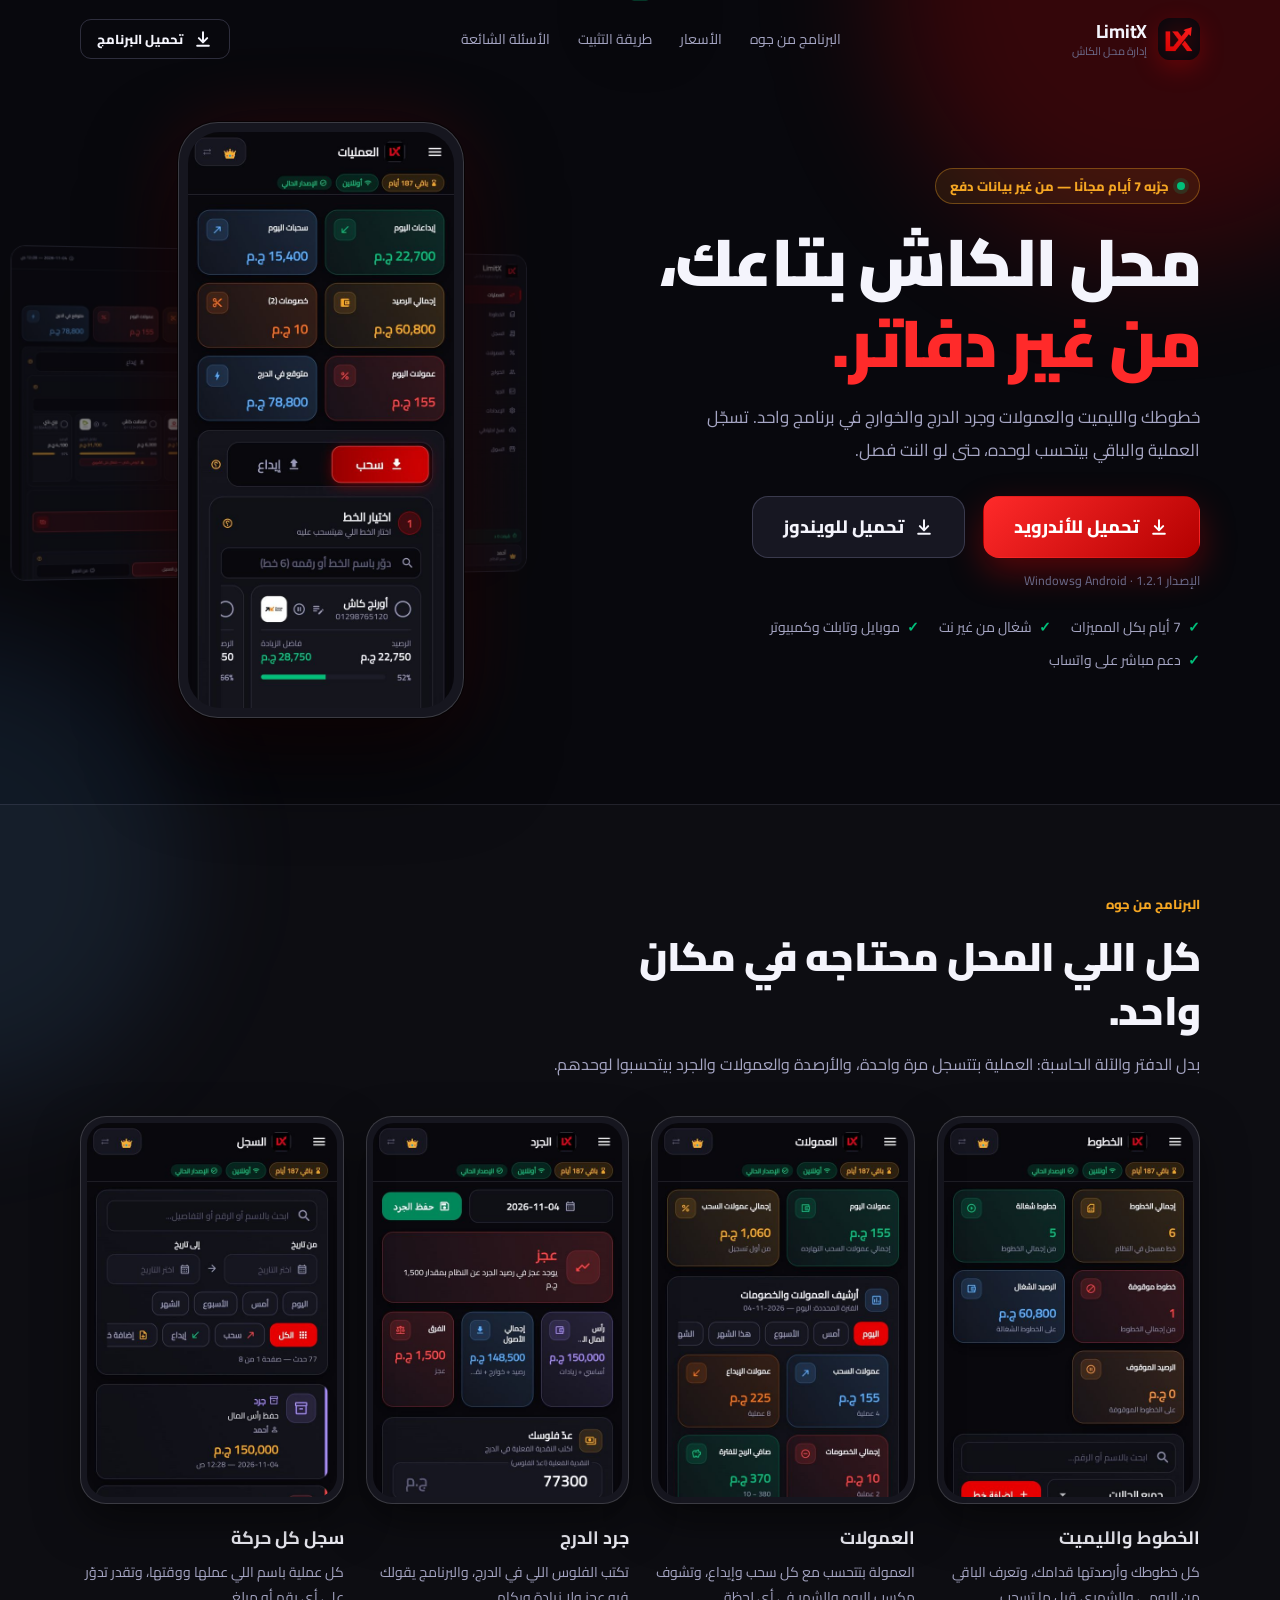
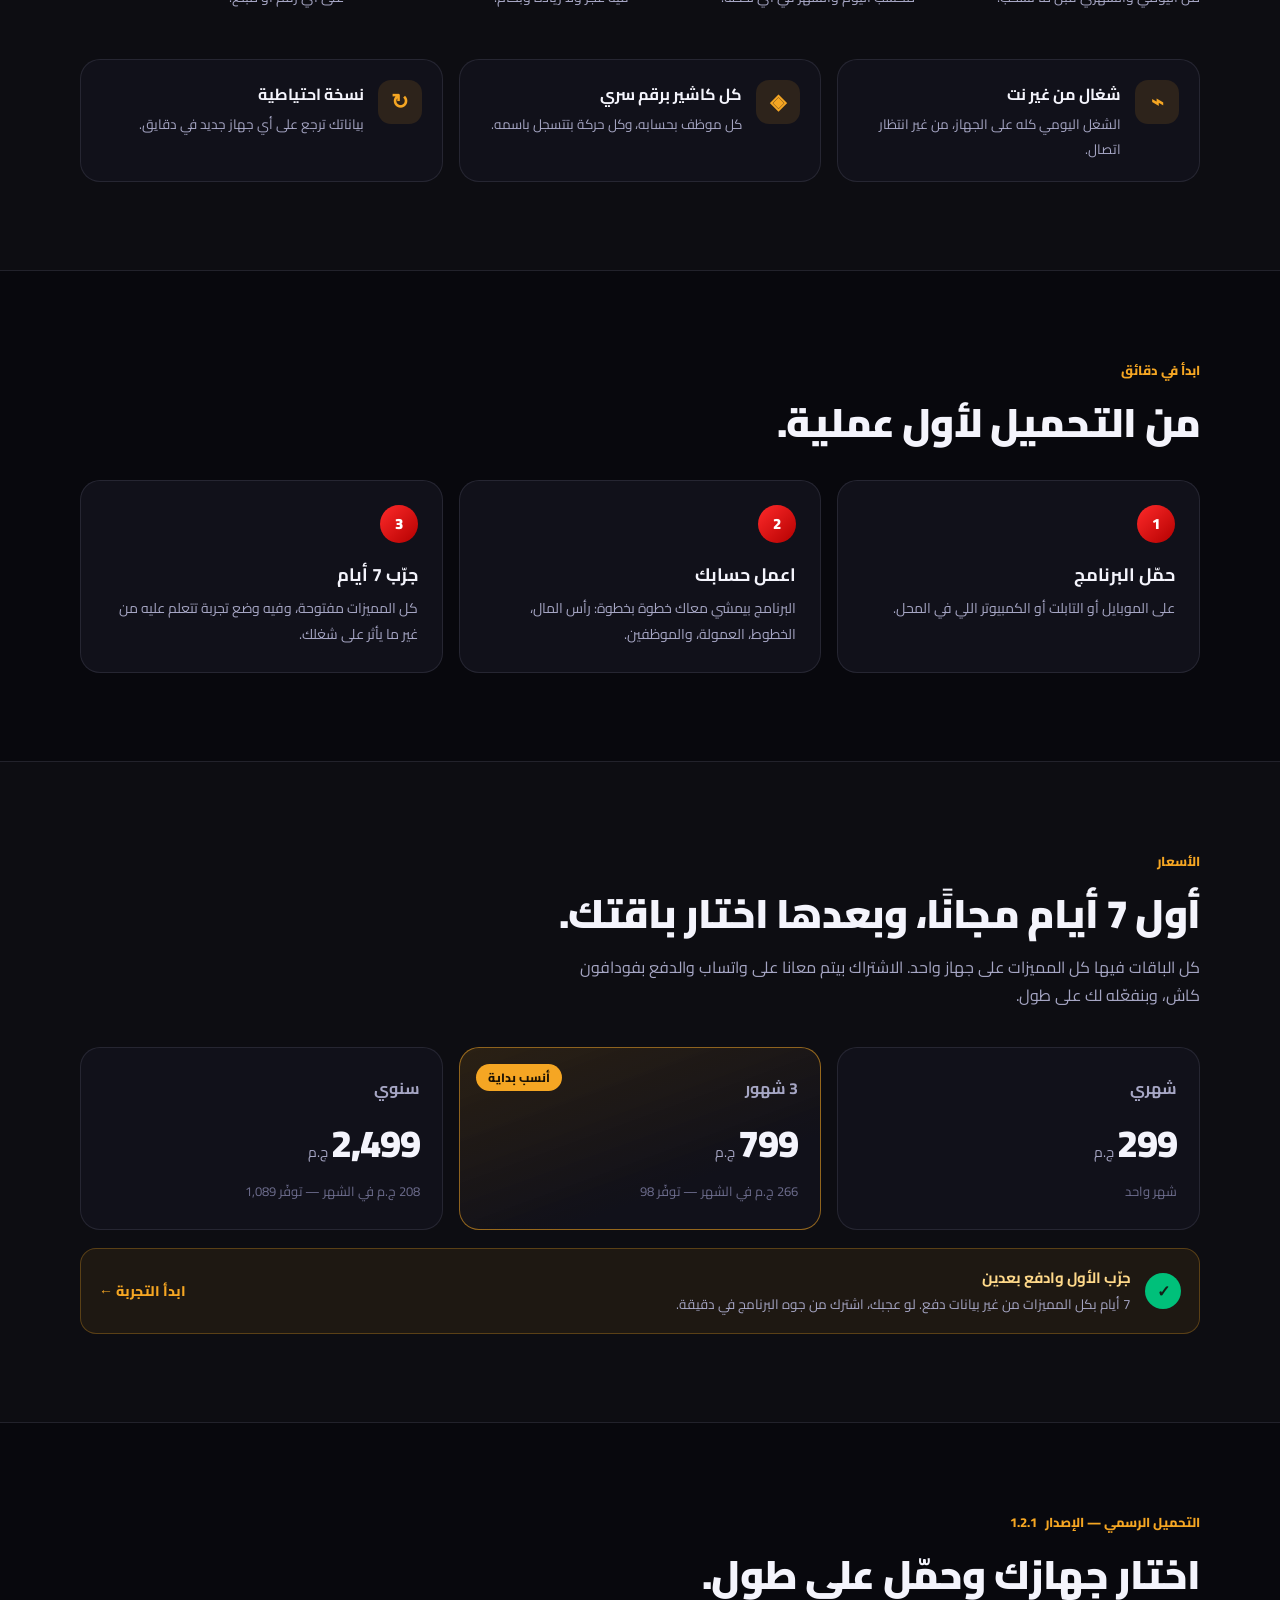
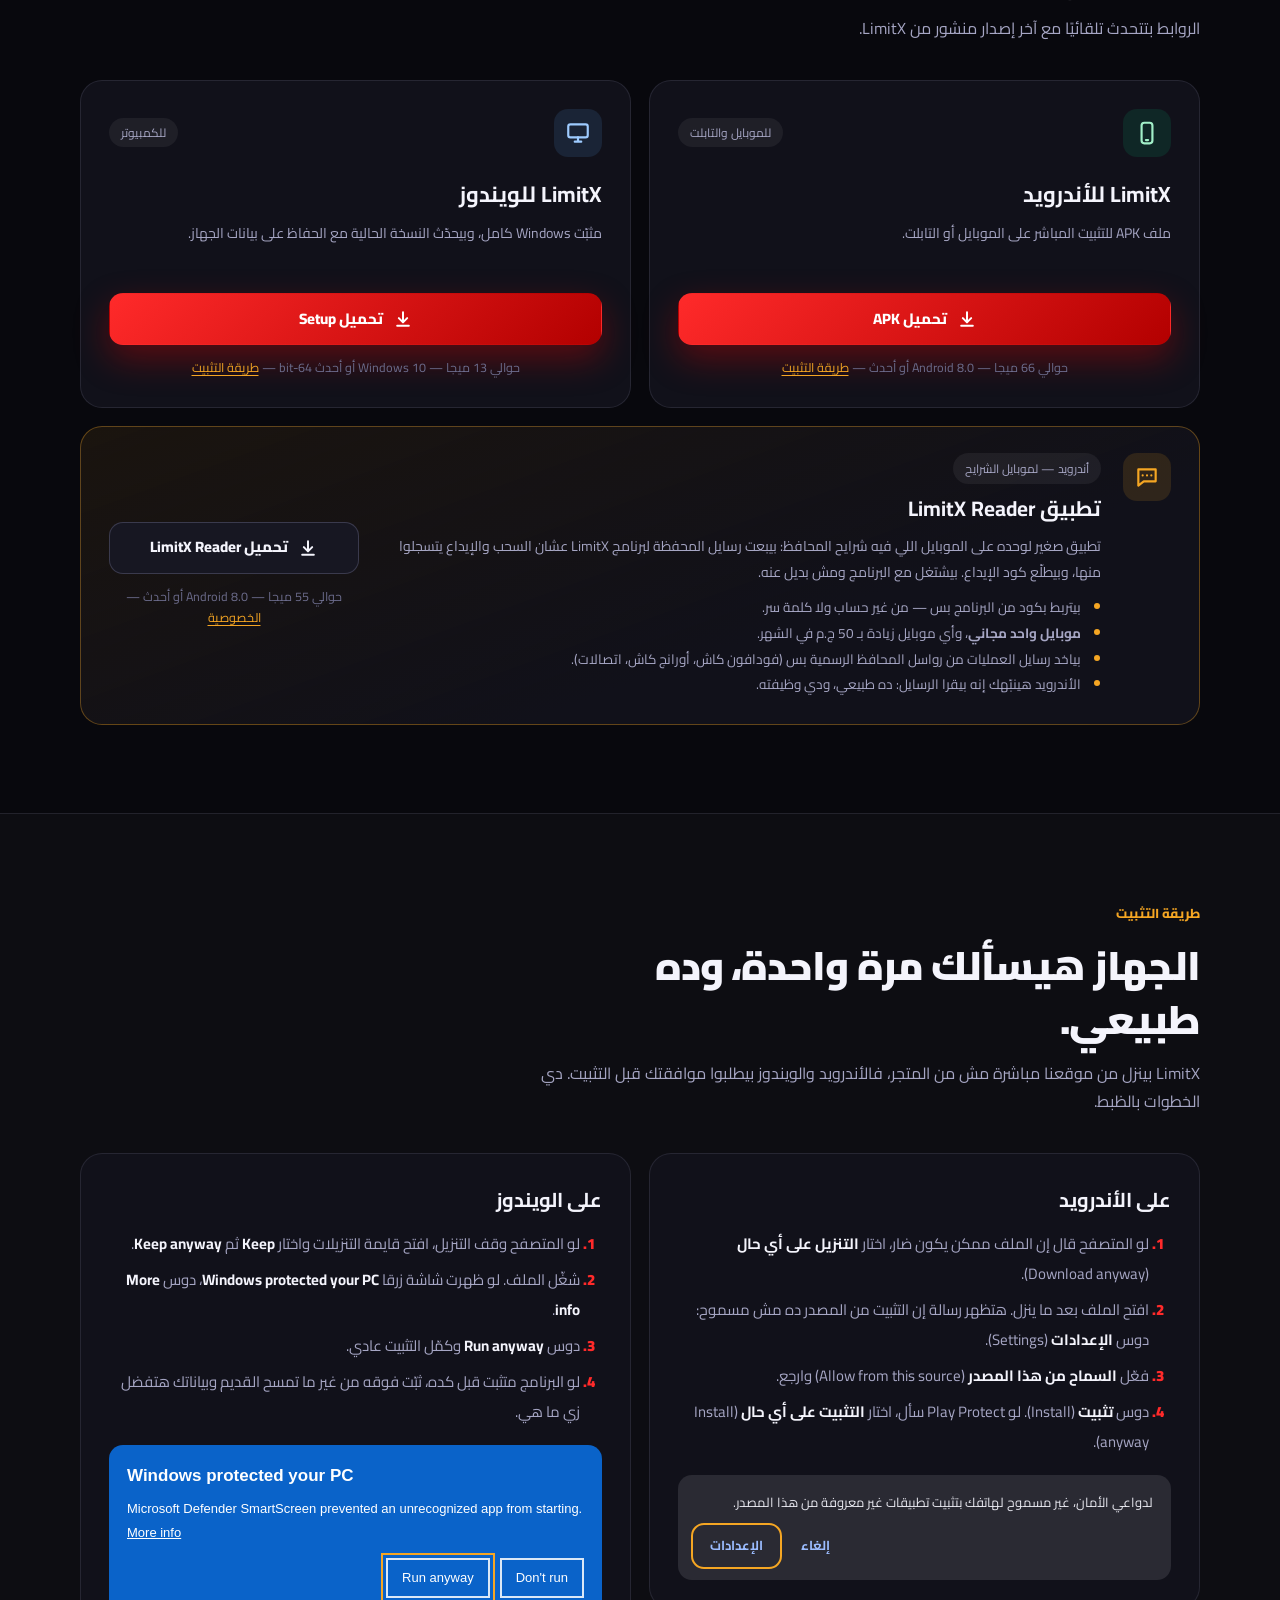
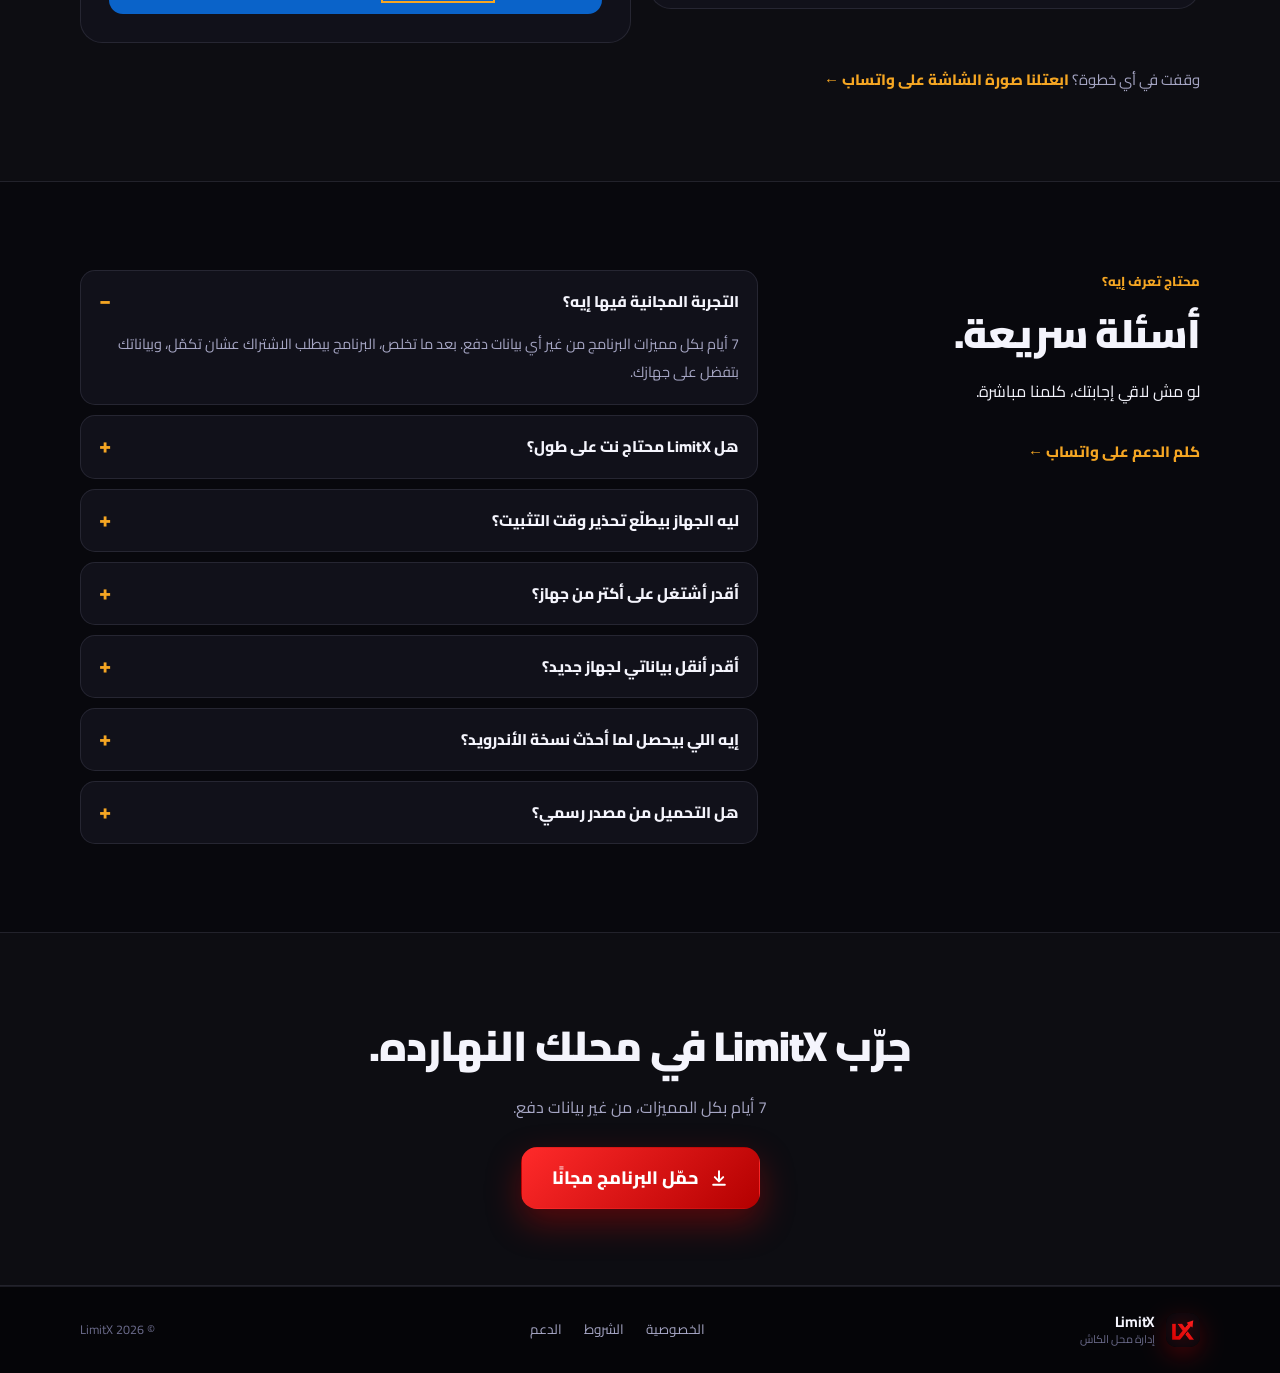
<file: index.html>
<!doctype html>
<html lang="ar" dir="rtl">
  <head>
    <meta charset="utf-8" />
    <meta name="viewport" content="width=device-width, initial-scale=1" />
    <meta name="theme-color" content="#08080d" />
    <meta
      name="description"
      content="LimitX برنامج إدارة محل الكاش: الخطوط والليميت والعمولات والجرد والخوارج على Android وWindows. حمّله وجرّبه 7 أيام مجانًا."
    />
    <meta property="og:title" content="LimitX | إدارة محل الكاش من غير دفاتر" />
    <meta
      property="og:description"
      content="خطوطك وعمولاتك وجرد الدرج في برنامج واحد شغال من غير نت. حمّله وجرّبه 7 أيام مجانًا."
    />
    <meta property="og:type" content="website" />
    <meta property="og:image" content="https://dawoodalaa.github.io/LimitX-site/assets/limitx-icon.png" />
    <title>LimitX | برنامج إدارة محل الكاش</title>
    <link rel="icon" href="assets/limitx-icon.png" />
    <link rel="preconnect" href="https://fonts.googleapis.com" />
    <link rel="preconnect" href="https://fonts.gstatic.com" crossorigin />
    <link rel="stylesheet" href="styles.css?v=7" />
  </head>
  <body>
    <svg width="0" height="0" style="position:absolute" aria-hidden="true">
      <symbol id="i-download" viewBox="0 0 24 24" fill="none" stroke="currentColor" stroke-width="2.4" stroke-linecap="round" stroke-linejoin="round"><path d="M12 4v11" /><path d="m7 11 5 5 5-5" /><path d="M5 20h14" /></symbol>
      <symbol id="i-phone" viewBox="0 0 24 24" fill="none" stroke="currentColor" stroke-width="2" stroke-linecap="round" stroke-linejoin="round"><rect x="7" y="2.5" width="10" height="19" rx="2.5" /><path d="M11 18.5h2" /></symbol>
      <symbol id="i-sms" viewBox="0 0 24 24" fill="none" stroke="currentColor" stroke-width="2" stroke-linecap="round" stroke-linejoin="round"><path d="M4 5h16v11H9l-5 4z" /><path d="M8 10.5h.01M12 10.5h.01M16 10.5h.01" /></symbol>
      <symbol id="i-desktop" viewBox="0 0 24 24" fill="none" stroke="currentColor" stroke-width="2" stroke-linecap="round" stroke-linejoin="round"><rect x="3" y="4" width="18" height="12" rx="2" /><path d="M9 20h6M12 16v4" /></symbol>
    </svg>

    <div class="page-glow page-glow-one"></div>
    <div class="page-glow page-glow-two"></div>

    <header class="site-header container">
      <a class="brand" href="#top" aria-label="LimitX - الصفحة الرئيسية">
        <span class="brand-mark"><img src="assets/limitx-icon.png" alt="" width="42" height="42" /></span>
        <span>
          <strong>LimitX</strong>
          <small>إدارة محل الكاش</small>
        </span>
      </a>
      <nav class="main-nav" aria-label="التنقل الرئيسي">
        <a href="#screens">البرنامج من جوه</a>
        <a href="#pricing">الأسعار</a>
        <a href="#install">طريقة التثبيت</a>
        <a href="#faq">الأسئلة الشائعة</a>
      </nav>
      <a class="button button-small button-outline" href="#download" data-dl="auto" data-short="1"><svg class="dl-icon"><use href="#i-download" /></svg><span data-label>تحميل البرنامج</span></a>
    </header>

    <main id="top">
      <section class="hero container">
        <div class="hero-copy">
          <p class="pill"><span class="status-dot"></span> جرّبه 7 أيام مجانًا — من غير بيانات دفع</p>
          <h1>محل الكاش بتاعك،<br /><em>من غير دفاتر.</em></h1>
          <p class="hero-lead">
            خطوطك والليميت والعمولات وجرد الدرج والخوارج في برنامج واحد.
            تسجّل العملية والباقي بيتحسب لوحده، حتى لو النت فصل.
          </p>

          <div id="hero-cta" class="hero-cta">
            <a id="hero-android" class="button button-primary button-big" href="#download" data-dl="android"><svg class="dl-icon"><use href="#i-download" /></svg><span data-label>تحميل للأندرويد</span></a>
            <a id="hero-windows" class="button button-secondary button-big" href="#download" data-dl="windows"><svg class="dl-icon"><use href="#i-download" /></svg><span data-label>تحميل للويندوز</span></a>
          </div>
          <p id="hero-meta" class="hero-meta">Android وWindows</p>

          <div id="inapp-note" class="notice" hidden>
            <span><strong>التحميل ممكن ما يشتغلش من جوه فيسبوك أو إنستجرام.</strong> افتح الصفحة في Chrome وحمّل من هناك.</span>
            <a id="open-in-chrome" class="button button-small button-outline" href="#download">افتح في Chrome</a>
          </div>
          <div id="ios-note" class="notice" hidden>
            <span><strong>LimitX شغال على أندرويد وويندوز.</strong> ابعت الرابط لنفسك وافتحه على جهاز المحل.</span>
            <a id="share-whatsapp" class="button button-small button-outline" href="https://wa.me/" target="_blank" rel="noopener">ابعت الرابط على واتساب</a>
          </div>
          <div id="app-update-context" class="update-context" hidden>
            <strong>جاي من داخل التطبيق؟</strong>
            <span>احفظ نسخة احتياطية قبل تحديث Android، ثم ثبّت النسخة الجديدة.</span>
          </div>

          <ul class="hero-points">
            <li>7 أيام بكل المميزات</li>
            <li>شغال من غير نت</li>
            <li>موبايل وتابلت وكمبيوتر</li>
            <li>دعم مباشر على واتساب</li>
          </ul>
        </div>

        <div class="hero-visual" aria-hidden="true">
          <img class="desk-shot" src="assets/shot-desktop.jpg" alt="" width="1200" height="750" />
          <div class="phone"><img src="assets/shot-ops.jpg" alt="" width="600" height="1298" /></div>
        </div>
      </section>

      <section id="screens" class="section section-muted">
        <div class="container">
          <div class="section-heading">
            <p class="eyebrow">البرنامج من جوه</p>
            <h2>كل اللي المحل محتاجه في مكان واحد.</h2>
            <p>بدل الدفتر والآلة الحاسبة: العملية بتتسجل مرة واحدة، والأرصدة والعمولات والجرد بيتحسبوا لوحدهم.</p>
          </div>
          <div class="screens">
            <article class="screen-card">
              <div class="phone phone-small"><img src="assets/shot-limits.jpg" alt="شاشة الخطوط والليميت في LimitX" width="560" height="840" loading="lazy" /></div>
              <h3>الخطوط والليميت</h3>
              <p>كل خطوطك وأرصدتها قدامك، وتعرف الباقي من اليومي والشهري قبل ما تسحب.</p>
            </article>
            <article class="screen-card">
              <div class="phone phone-small"><img src="assets/shot-fees.jpg" alt="شاشة العمولات في LimitX" width="560" height="840" loading="lazy" /></div>
              <h3>العمولات</h3>
              <p>العمولة بتتحسب مع كل سحب وإيداع، وتشوف مكسب اليوم والشهر في أي لحظة.</p>
            </article>
            <article class="screen-card">
              <div class="phone phone-small"><img src="assets/shot-jard.jpg" alt="شاشة الجرد في LimitX" width="560" height="840" loading="lazy" /></div>
              <h3>جرد الدرج</h3>
              <p>تكتب الفلوس اللي في الدرج، والبرنامج يقولك فيه عجز ولا زيادة وبكام.</p>
            </article>
            <article class="screen-card">
              <div class="phone phone-small"><img src="assets/shot-log.jpg" alt="سجل العمليات في LimitX" width="560" height="840" loading="lazy" /></div>
              <h3>سجل كل حركة</h3>
              <p>كل عملية باسم اللي عملها ووقتها، وتقدر تدوّر على أي رقم أو مبلغ.</p>
            </article>
          </div>
          <div class="benefits">
            <article class="card benefit"><span class="benefit-icon">⌁</span><div><h3>شغال من غير نت</h3><p>الشغل اليومي كله على الجهاز، من غير انتظار اتصال.</p></div></article>
            <article class="card benefit"><span class="benefit-icon">◈</span><div><h3>كل كاشير برقم سري</h3><p>كل موظف بحسابه، وكل حركة بتتسجل باسمه.</p></div></article>
            <article class="card benefit"><span class="benefit-icon">↻</span><div><h3>نسخة احتياطية</h3><p>بياناتك ترجع على أي جهاز جديد في دقايق.</p></div></article>
          </div>
        </div>
      </section>

      <section id="how-it-works" class="section container">
        <div class="section-heading compact-heading">
          <p class="eyebrow">ابدأ في دقائق</p>
          <h2>من التحميل لأول عملية.</h2>
        </div>
        <div class="steps-grid">
          <article class="step-card"><span>1</span><h3>حمّل البرنامج</h3><p>على الموبايل أو التابلت أو الكمبيوتر اللي في المحل.</p></article>
          <article class="step-card"><span>2</span><h3>اعمل حسابك</h3><p>البرنامج بيمشي معاك خطوة بخطوة: رأس المال، الخطوط، العمولة، والموظفين.</p></article>
          <article class="step-card"><span>3</span><h3>جرّب 7 أيام</h3><p>كل المميزات مفتوحة، وفيه وضع تجربة تتعلم عليه من غير ما يأثر على شغلك.</p></article>
        </div>
      </section>

      <section id="pricing" class="section section-muted">
        <div class="container">
          <div class="section-heading">
            <p class="eyebrow">الأسعار</p>
            <h2>أول 7 أيام مجانًا، وبعدها اختار باقتك.</h2>
            <p>كل الباقات فيها كل المميزات على جهاز واحد. الاشتراك بيتم معانا على واتساب والدفع بفودافون كاش، وبنفعّله لك على طول.</p>
          </div>
          <div class="price-grid">
            <article class="price-card">
              <h3>شهري</h3>
              <p class="price"><b>299</b> ج.م</p>
              <p class="price-note">شهر واحد</p>
            </article>
            <article class="price-card price-card-best">
              <span class="price-tag">أنسب بداية</span>
              <h3>3 شهور</h3>
              <p class="price"><b>799</b> ج.م</p>
              <p class="price-note">266 ج.م في الشهر — توفّر 98</p>
            </article>
            <article class="price-card">
              <h3>سنوي</h3>
              <p class="price"><b>2,499</b> ج.م</p>
              <p class="price-note">208 ج.م في الشهر — توفّر 1,089</p>
            </article>
          </div>
          <div class="callout">
            <span class="callout-icon">✓</span>
            <div><strong>جرّب الأول وادفع بعدين</strong><p>7 أيام بكل المميزات من غير بيانات دفع. لو عجبك، اشترك من جوه البرنامج في دقيقة.</p></div>
            <a href="#download" data-dl="auto" data-short="1"><span data-label>ابدأ التجربة</span> ←</a>
          </div>
        </div>
      </section>

      <section id="download" class="section container">
        <div class="section-heading">
          <p class="eyebrow">التحميل الرسمي — الإصدار <span data-version>1.2.1</span></p>
          <h2>اختار جهازك وحمّل على طول.</h2>
          <p>الروابط بتتحدث تلقائيًا مع آخر إصدار منشور من LimitX.</p>
        </div>
        <div class="download-grid">
          <article class="download-card" data-platform-card="android">
            <div class="download-card-top"><span class="platform-icon"><svg><use href="#i-phone" /></svg></span><span class="platform-tag">للموبايل والتابلت</span></div>
            <h3>LimitX للأندرويد</h3>
            <p>ملف APK للتثبيت المباشر على الموبايل أو التابلت.</p>
            <a id="download-android" class="button button-primary button-wide" href="https://github.com/DawoodAlaa/limitx-releases/releases/download/v1.2.1/LimitX-App-1.2.1.apk" data-dl="android"><svg class="dl-icon"><use href="#i-download" /></svg>تحميل APK</a>
            <small>حوالي 66 ميجا — Android 8.0 أو أحدث — <a class="inline-link" href="#install-android">طريقة التثبيت</a></small>
          </article>
          <article class="download-card" data-platform-card="windows">
            <div class="download-card-top"><span class="platform-icon"><svg><use href="#i-desktop" /></svg></span><span class="platform-tag">للكمبيوتر</span></div>
            <h3>LimitX للويندوز</h3>
            <p>مثبّت Windows كامل، وبيحدّث النسخة الحالية مع الحفاظ على بيانات الجهاز.</p>
            <a id="download-windows" class="button button-primary button-wide" href="https://github.com/DawoodAlaa/limitx-releases/releases/download/v1.2.1/LimitX-Setup.exe" data-dl="windows"><svg class="dl-icon"><use href="#i-download" /></svg>تحميل Setup</a>
            <small>حوالي 13 ميجا — Windows 10 أو أحدث 64-bit — <a class="inline-link" href="#install-windows">طريقة التثبيت</a></small>
          </article>
        </div>

        <article id="reader" class="reader-card">
          <span class="platform-icon"><svg><use href="#i-sms" /></svg></span>
          <div class="reader-body">
            <span class="platform-tag">أندرويد — لموبايل الشرايح</span>
            <h3>تطبيق LimitX Reader</h3>
            <p>تطبيق صغير لوحده على الموبايل اللي فيه شرايح المحافظ: بيبعت رسايل المحفظة لبرنامج LimitX عشان السحب والإيداع يتسجلوا منها، وبيطلّع كود الإيداع. بيشتغل مع البرنامج ومش بديل عنه.</p>
            <ul>
              <li>بيتربط بكود من البرنامج بس — من غير حساب ولا كلمة سر.</li>
              <li><b>موبايل واحد مجاني</b>، وأي موبايل زيادة بـ 50 ج.م في الشهر.</li>
              <li>بياخد رسايل العمليات من رواسل المحافظ الرسمية بس (فودافون كاش، أورانج كاش، اتصالات).</li>
              <li>الأندرويد هينبّهك إنه بيقرا الرسايل: ده طبيعي، ودي وظيفته.</li>
            </ul>
          </div>
          <div class="reader-action">
            <a id="download-reader" class="button button-secondary button-wide" href="https://github.com/DawoodAlaa/limitx-releases/releases/latest/download/LimitX-Reader.apk" data-dl="reader"><svg class="dl-icon"><use href="#i-download" /></svg>تحميل LimitX Reader</a>
            <small>حوالي 55 ميجا — Android 8.0 أو أحدث — <a class="inline-link" href="privacy.html#sms">الخصوصية</a></small>
          </div>
        </article>
      </section>

      <section id="install" class="section section-muted">
        <div class="container">
          <div class="section-heading">
            <p class="eyebrow">طريقة التثبيت</p>
            <h2>الجهاز هيسألك مرة واحدة، وده طبيعي.</h2>
            <p>LimitX بينزل من موقعنا مباشرة مش من المتجر، فالأندرويد والويندوز بيطلبوا موافقتك قبل التثبيت. دي الخطوات بالظبط.</p>
          </div>
          <div class="install-grid">
            <article id="install-android" class="install-card">
              <h3>على الأندرويد</h3>
              <ol>
                <li>لو المتصفح قال إن الملف ممكن يكون ضار، اختار <b>التنزيل على أي حال</b> (Download anyway).</li>
                <li>افتح الملف بعد ما ينزل. هتظهر رسالة إن التثبيت من المصدر ده مش مسموح: دوس <b>الإعدادات</b> (Settings).</li>
                <li>فعّل <b>السماح من هذا المصدر</b> (Allow from this source) وارجع.</li>
                <li>دوس <b>تثبيت</b> (Install). لو Play Protect سأل، اختار <b>التثبيت على أي حال</b> (Install anyway).</li>
              </ol>
              <div class="mock mock-android" aria-hidden="true">
                <p>لدواعي الأمان، غير مسموح لهاتفك بتثبيت تطبيقات غير معروفة من هذا المصدر.</p>
                <div class="mock-actions"><span>إلغاء</span><span class="mock-go">الإعدادات</span></div>
              </div>
            </article>
            <article id="install-windows" class="install-card">
              <h3>على الويندوز</h3>
              <ol>
                <li>لو المتصفح وقف التنزيل، افتح قايمة التنزيلات واختار <b>Keep</b> ثم <b>Keep anyway</b>.</li>
                <li>شغّل الملف. لو ظهرت شاشة زرقا <b>Windows protected your PC</b>، دوس <b>More info</b>.</li>
                <li>دوس <b>Run anyway</b> وكمّل التثبيت عادي.</li>
                <li>لو البرنامج متثبت قبل كده، ثبّت فوقه من غير ما تمسح القديم وبياناتك هتفضل زي ما هي.</li>
              </ol>
              <div class="mock mock-windows" aria-hidden="true" dir="ltr">
                <strong>Windows protected your PC</strong>
                <p>Microsoft Defender SmartScreen prevented an unrecognized app from starting. <u>More info</u></p>
                <div class="mock-actions"><span class="mock-go">Run anyway</span><span>Don't run</span></div>
              </div>
            </article>
          </div>
          <p class="install-help">وقفت في أي خطوة؟ <a class="text-link" href="https://wa.me/201002010877" target="_blank" rel="noopener">ابعتلنا صورة الشاشة على واتساب ←</a></p>
        </div>
      </section>

      <section id="faq" class="section container">
        <div class="faq-layout">
          <div class="section-heading compact-heading"><p class="eyebrow">محتاج تعرف إيه؟</p><h2>أسئلة سريعة.</h2><p>لو مش لاقي إجابتك، كلمنا مباشرة.</p><a class="text-link" href="https://wa.me/201002010877" target="_blank" rel="noopener">كلم الدعم على واتساب ←</a></div>
          <div class="faq-list">
            <details open><summary>التجربة المجانية فيها إيه؟</summary><p>7 أيام بكل مميزات البرنامج من غير أي بيانات دفع. بعد ما تخلص، البرنامج بيطلب الاشتراك عشان تكمّل، وبياناتك بتفضل على جهازك.</p></details>
            <details><summary>هل LimitX محتاج نت على طول؟</summary><p>لا. الشغل اليومي والبيانات على الجهاز وبيشتغلوا من غير نت. البرنامج محتاج اتصال كل فترة بس عشان يتأكد من الاشتراك.</p></details>
            <details><summary>ليه الجهاز بيطلّع تحذير وقت التثبيت؟</summary><p>لأن البرنامج بينزل من موقعنا مباشرة مش من متجر التطبيقات، وأي برنامج بالشكل ده بيظهرله نفس السؤال. الخطوات مشروحة في <a class="inline-link" href="#install">طريقة التثبيت</a>.</p></details>
            <details><summary>أقدر أشتغل على أكتر من جهاز؟</summary><p>الاشتراك لجهاز واحد. تقدر تنقل شغلك لجهاز جديد في أي وقت بالنسخة الاحتياطية.</p></details>
            <details><summary>أقدر أنقل بياناتي لجهاز جديد؟</summary><p>أيوه. استخدم النسخة السحابية أو صدّر ملف من شاشة النسخ الاحتياطي، واسترجعه بعد تسجيل الدخول على الجهاز الجديد.</p></details>
            <details><summary>إيه اللي بيحصل لما أحدّث نسخة الأندرويد؟</summary><p>البرنامج بيحفظ نسخة أمان قبل ما يفتح التحديث. لو بتنقل من نسخة قديمة جدًا، احفظ النسخة برّه البرنامج في Files أو Drive، وبعدين ثبّت النسخة الجديدة واسترجع بياناتك.</p></details>
            <details><summary>هل التحميل من مصدر رسمي؟</summary><p>أيوه. الصفحة دي بتقرأ رقم الإصدار من سيرفر LimitX وبتوديك على ملفات الإصدار الرسمية.</p></details>
          </div>
        </div>
      </section>

      <section class="final-cta section-muted">
        <div class="container">
          <h2>جرّب LimitX في محلك النهارده.</h2>
          <p>7 أيام بكل المميزات، من غير بيانات دفع.</p>
          <a class="button button-primary button-big" href="#download" data-dl="auto"><svg class="dl-icon"><use href="#i-download" /></svg><span data-label>حمّل البرنامج مجانًا</span></a>
        </div>
      </section>
    </main>

    <footer class="site-footer">
      <div class="container footer-inner">
        <a class="brand" href="#top"><span class="brand-mark"><img src="assets/limitx-icon.png" alt="" width="34" height="34" /></span><span><strong>LimitX</strong><small>إدارة محل الكاش</small></span></a>
        <div class="footer-links"><a href="privacy.html">الخصوصية</a><a href="terms.html">الشروط</a><a href="https://wa.me/201002010877" target="_blank" rel="noopener">الدعم</a></div>
        <span class="copyright">© 2026 LimitX</span>
      </div>
    </footer>

    <div id="sticky-cta" class="sticky-cta">
      <a class="button button-primary button-wide" href="#download" data-dl="auto"><svg class="dl-icon"><use href="#i-download" /></svg><span data-label>حمّل البرنامج مجانًا</span></a>
    </div>
    <div id="toast" class="toast" role="status" aria-live="polite"></div>
    <script src="app.js?v=9" defer></script>
  </body>
</html>
</file>
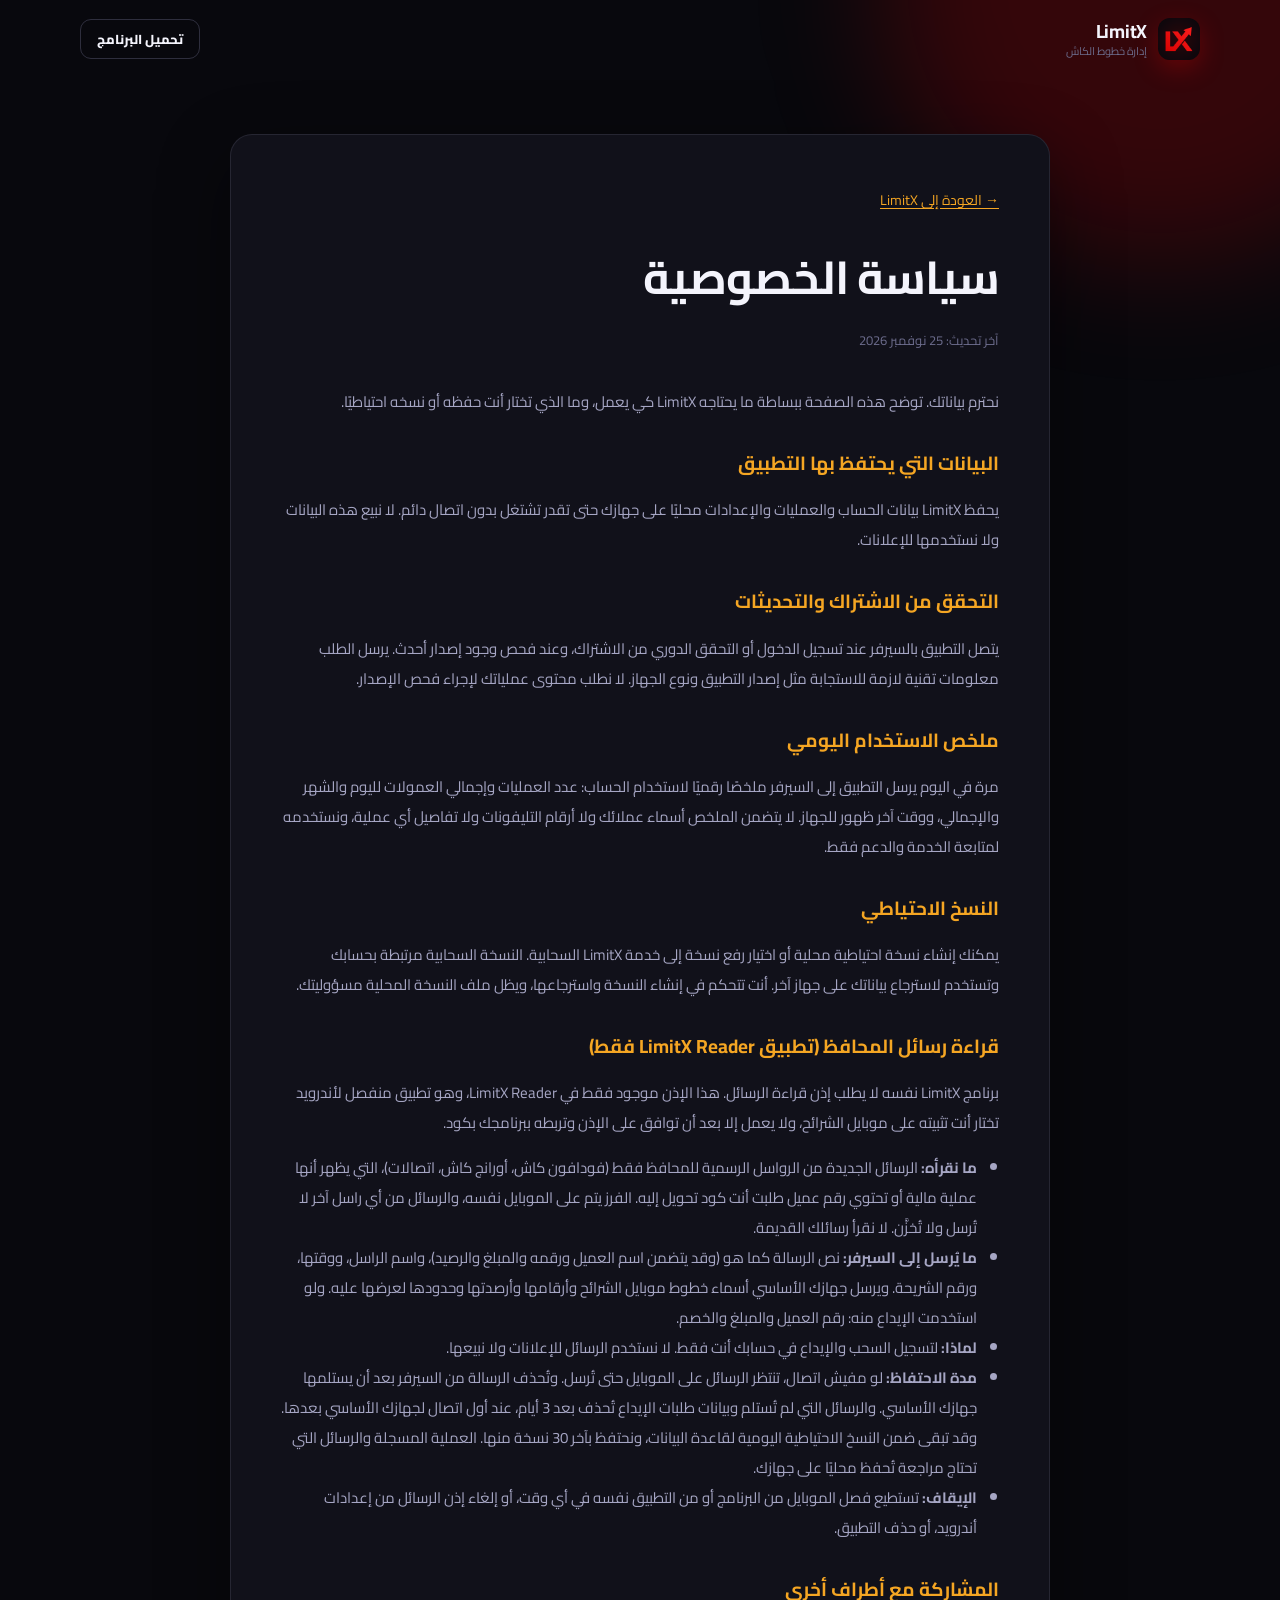
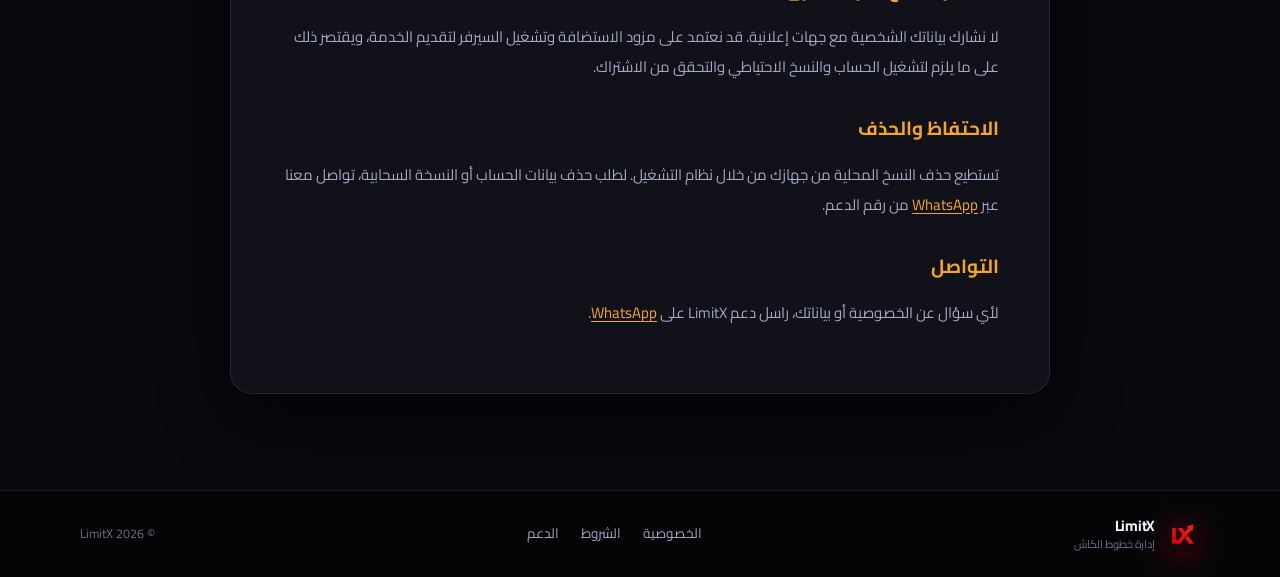
<file: privacy.html>
<!doctype html>
<html lang="ar" dir="rtl">
  <head>
    <meta charset="utf-8" />
    <meta name="viewport" content="width=device-width, initial-scale=1" />
    <meta name="theme-color" content="#101827" />
    <meta name="description" content="سياسة خصوصية LimitX." />
    <title>الخصوصية | LimitX</title>
    <link rel="icon" href="assets/limitx-icon.png" />
    <link rel="stylesheet" href="styles.css" />
  </head>
  <body>
    <div class="page-glow page-glow-one"></div>
    <header class="site-header container">
      <a class="brand" href="index.html" aria-label="LimitX - الصفحة الرئيسية"><span class="brand-mark"><img src="assets/limitx-icon.png" alt="" /></span><span><strong>LimitX</strong><small>إدارة خطوط الكاش</small></span></a>
      <a class="button button-small button-outline" href="index.html#download">تحميل البرنامج</a>
    </header>
    <main class="legal-main container">
      <article class="legal-card">
        <a class="legal-back" href="index.html">→ العودة إلى LimitX</a>
        <h1>سياسة الخصوصية</h1>
        <p class="updated">آخر تحديث: 25 نوفمبر 2026</p>
        <p>نحترم بياناتك. توضح هذه الصفحة ببساطة ما يحتاجه LimitX كي يعمل، وما الذي تختار أنت حفظه أو نسخه احتياطيًا.</p>

        <h2>البيانات التي يحتفظ بها التطبيق</h2>
        <p>يحفظ LimitX بيانات الحساب والعمليات والإعدادات محليًا على جهازك حتى تقدر تشتغل بدون اتصال دائم. لا نبيع هذه البيانات ولا نستخدمها للإعلانات.</p>

        <h2>التحقق من الاشتراك والتحديثات</h2>
        <p>يتصل التطبيق بالسيرفر عند تسجيل الدخول أو التحقق الدوري من الاشتراك، وعند فحص وجود إصدار أحدث. يرسل الطلب معلومات تقنية لازمة للاستجابة مثل إصدار التطبيق ونوع الجهاز. لا نطلب محتوى عملياتك لإجراء فحص الإصدار.</p>

        <h2>ملخص الاستخدام اليومي</h2>

        <p>مرة في اليوم يرسل التطبيق إلى السيرفر ملخصًا رقميًا لاستخدام الحساب: عدد العمليات وإجمالي العمولات لليوم والشهر والإجمالي، ووقت آخر ظهور للجهاز. لا يتضمن الملخص أسماء عملائك ولا أرقام التليفونات ولا تفاصيل أي عملية، ونستخدمه لمتابعة الخدمة والدعم فقط.</p>

        <h2>النسخ الاحتياطي</h2>
        <p>يمكنك إنشاء نسخة احتياطية محلية أو اختيار رفع نسخة إلى خدمة LimitX السحابية. النسخة السحابية مرتبطة بحسابك وتستخدم لاسترجاع بياناتك على جهاز آخر. أنت تتحكم في إنشاء النسخة واسترجاعها، ويظل ملف النسخة المحلية مسؤوليتك.</p>

        <h2 id="sms">قراءة رسائل المحافظ (تطبيق LimitX Reader فقط)</h2>
        <p>برنامج LimitX نفسه لا يطلب إذن قراءة الرسائل. هذا الإذن موجود فقط في LimitX Reader، وهو تطبيق منفصل لأندرويد تختار أنت تثبيته على موبايل الشرائح، ولا يعمل إلا بعد أن توافق على الإذن وتربطه ببرنامجك بكود.</p>
        <ul>
          <li><strong>ما نقرأه:</strong> الرسائل الجديدة من الرواسل الرسمية للمحافظ فقط (فودافون كاش، أورانج كاش، اتصالات)، التي يظهر أنها عملية مالية أو تحتوي رقم عميل طلبت أنت كود تحويل إليه. الفرز يتم على الموبايل نفسه، والرسائل من أي راسل آخر لا تُرسل ولا تُخزَّن. لا نقرأ رسائلك القديمة.</li>
          <li><strong>ما يُرسل إلى السيرفر:</strong> نص الرسالة كما هو (وقد يتضمن اسم العميل ورقمه والمبلغ والرصيد)، واسم الراسل، ووقتها، ورقم الشريحة. ويرسل جهازك الأساسي أسماء خطوط موبايل الشرائح وأرقامها وأرصدتها وحدودها لعرضها عليه. ولو استخدمت الإيداع منه: رقم العميل والمبلغ والخصم.</li>
          <li><strong>لماذا:</strong> لتسجيل السحب والإيداع في حسابك أنت فقط. لا نستخدم الرسائل للإعلانات ولا نبيعها.</li>
          <li><strong>مدة الاحتفاظ:</strong> لو مفيش اتصال، تنتظر الرسائل على الموبايل حتى تُرسل. وتُحذف الرسالة من السيرفر بعد أن يستلمها جهازك الأساسي. والرسائل التي لم تُستلم وبيانات طلبات الإيداع تُحذف بعد 3 أيام، عند أول اتصال لجهازك الأساسي بعدها. وقد تبقى ضمن النسخ الاحتياطية اليومية لقاعدة البيانات، ونحتفظ بآخر 30 نسخة منها. العملية المسجلة والرسائل التي تحتاج مراجعة تُحفظ محليًا على جهازك.</li>
          <li><strong>الإيقاف:</strong> تستطيع فصل الموبايل من البرنامج أو من التطبيق نفسه في أي وقت، أو إلغاء إذن الرسائل من إعدادات أندرويد، أو حذف التطبيق.</li>
        </ul>

        <h2>المشاركة مع أطراف أخرى</h2>
        <p>لا نشارك بياناتك الشخصية مع جهات إعلانية. قد نعتمد على مزود الاستضافة وتشغيل السيرفر لتقديم الخدمة، ويقتصر ذلك على ما يلزم لتشغيل الحساب والنسخ الاحتياطي والتحقق من الاشتراك.</p>

        <h2>الاحتفاظ والحذف</h2>
        <p>تستطيع حذف النسخ المحلية من جهازك من خلال نظام التشغيل. لطلب حذف بيانات الحساب أو النسخة السحابية، تواصل معنا عبر <a href="https://wa.me/201002010877" target="_blank" rel="noopener">WhatsApp</a> من رقم الدعم.</p>

        <h2>التواصل</h2>
        <p>لأي سؤال عن الخصوصية أو بياناتك، راسل دعم LimitX على <a href="https://wa.me/201002010877" target="_blank" rel="noopener">WhatsApp</a>.</p>
      </article>
    </main>
    <footer class="site-footer"><div class="container footer-inner"><a class="brand" href="index.html"><span class="brand-mark"><img src="assets/limitx-icon.png" alt="" /></span><span><strong>LimitX</strong><small>إدارة خطوط الكاش</small></span></a><div class="footer-links"><a href="privacy.html">الخصوصية</a><a href="terms.html">الشروط</a><a href="index.html#faq">الدعم</a></div><span class="copyright">© 2026 LimitX</span></div></footer>
  </body>
</html>
</file>
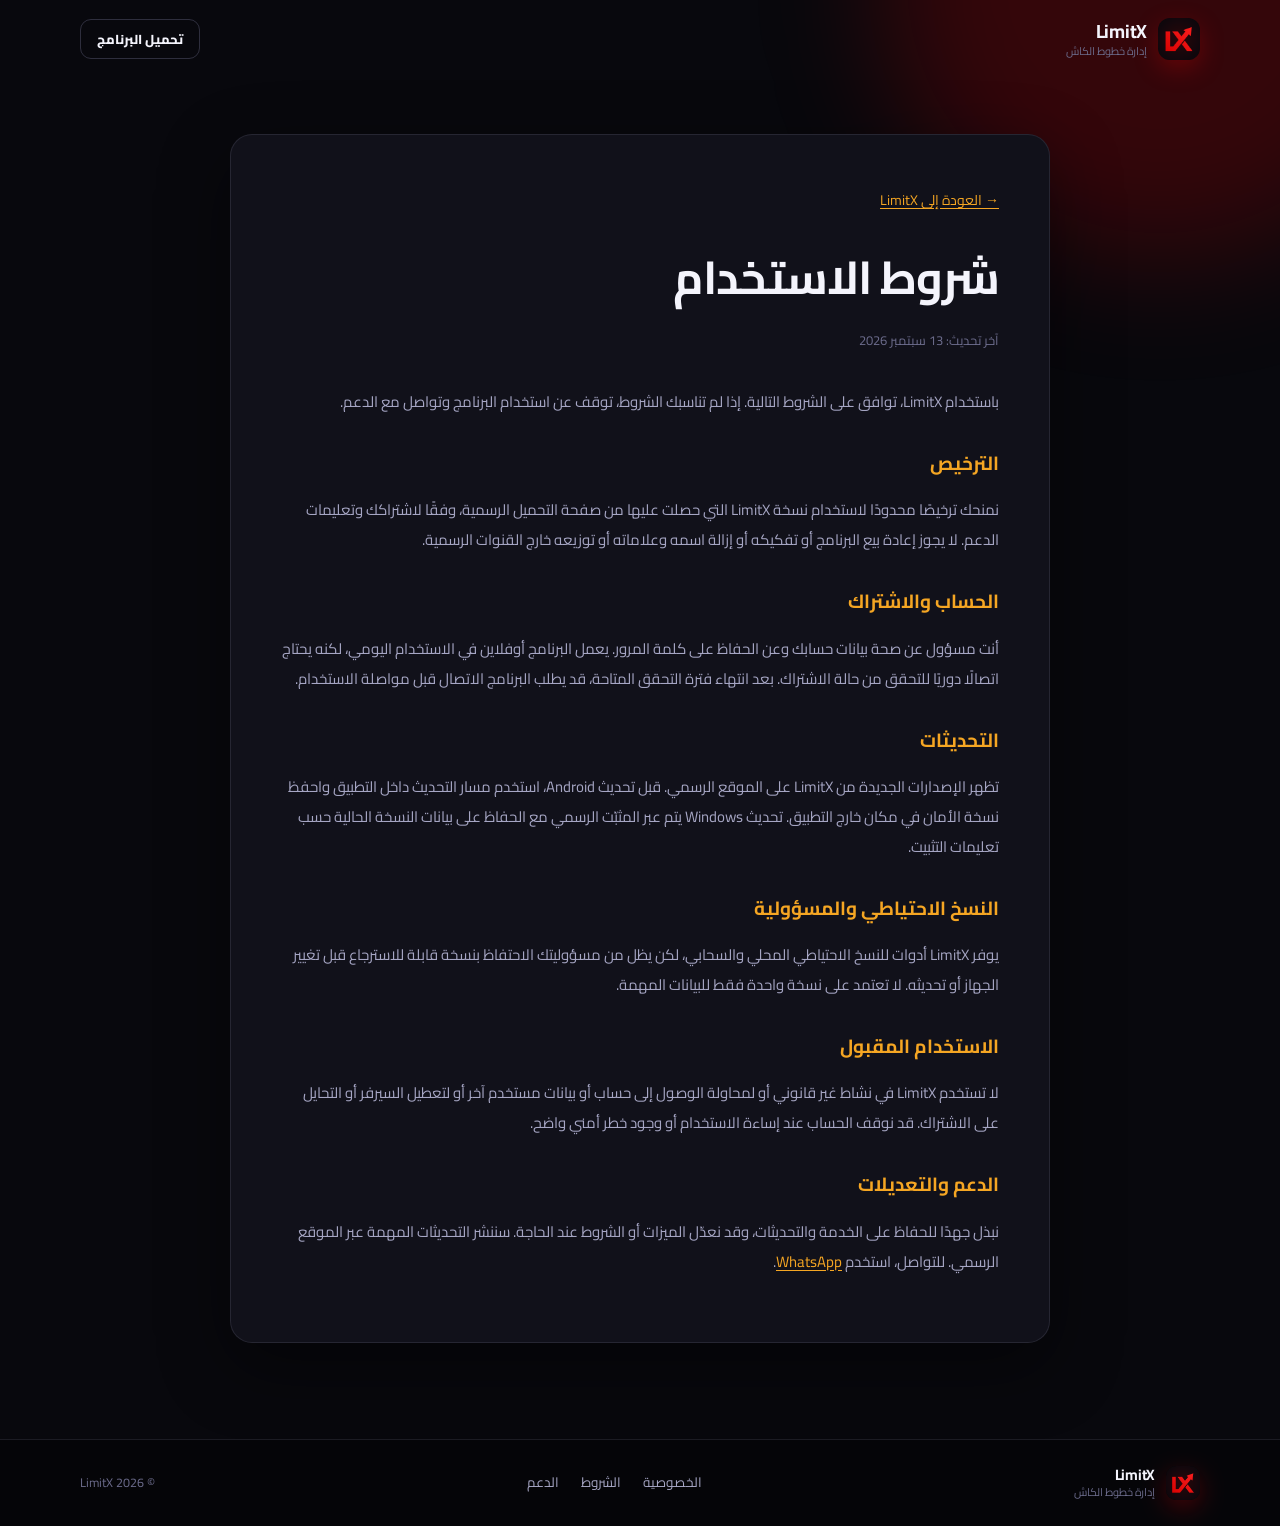
<file: terms.html>
<!doctype html>
<html lang="ar" dir="rtl">
  <head>
    <meta charset="utf-8" />
    <meta name="viewport" content="width=device-width, initial-scale=1" />
    <meta name="theme-color" content="#101827" />
    <meta name="description" content="شروط استخدام LimitX." />
    <title>الشروط | LimitX</title>
    <link rel="icon" href="assets/limitx-icon.png" />
    <link rel="stylesheet" href="styles.css" />
  </head>
  <body>
    <div class="page-glow page-glow-one"></div>
    <header class="site-header container">
      <a class="brand" href="index.html" aria-label="LimitX - الصفحة الرئيسية"><span class="brand-mark"><img src="assets/limitx-icon.png" alt="" /></span><span><strong>LimitX</strong><small>إدارة خطوط الكاش</small></span></a>
      <a class="button button-small button-outline" href="index.html#download">تحميل البرنامج</a>
    </header>
    <main class="legal-main container">
      <article class="legal-card">
        <a class="legal-back" href="index.html">→ العودة إلى LimitX</a>
        <h1>شروط الاستخدام</h1>
        <p class="updated">آخر تحديث: 13 سبتمبر 2026</p>
        <p>باستخدام LimitX، توافق على الشروط التالية. إذا لم تناسبك الشروط، توقف عن استخدام البرنامج وتواصل مع الدعم.</p>

        <h2>الترخيص</h2>
        <p>نمنحك ترخيصًا محدودًا لاستخدام نسخة LimitX التي حصلت عليها من صفحة التحميل الرسمية، وفقًا لاشتراكك وتعليمات الدعم. لا يجوز إعادة بيع البرنامج أو تفكيكه أو إزالة اسمه وعلاماته أو توزيعه خارج القنوات الرسمية.</p>

        <h2>الحساب والاشتراك</h2>
        <p>أنت مسؤول عن صحة بيانات حسابك وعن الحفاظ على كلمة المرور. يعمل البرنامج أوفلاين في الاستخدام اليومي، لكنه يحتاج اتصالًا دوريًا للتحقق من حالة الاشتراك. بعد انتهاء فترة التحقق المتاحة، قد يطلب البرنامج الاتصال قبل مواصلة الاستخدام.</p>

        <h2>التحديثات</h2>
        <p>تظهر الإصدارات الجديدة من LimitX على الموقع الرسمي. قبل تحديث Android، استخدم مسار التحديث داخل التطبيق واحفظ نسخة الأمان في مكان خارج التطبيق. تحديث Windows يتم عبر المثبّت الرسمي مع الحفاظ على بيانات النسخة الحالية حسب تعليمات التثبيت.</p>

        <h2>النسخ الاحتياطي والمسؤولية</h2>
        <p>يوفر LimitX أدوات للنسخ الاحتياطي المحلي والسحابي، لكن يظل من مسؤوليتك الاحتفاظ بنسخة قابلة للاسترجاع قبل تغيير الجهاز أو تحديثه. لا تعتمد على نسخة واحدة فقط للبيانات المهمة.</p>

        <h2>الاستخدام المقبول</h2>
        <p>لا تستخدم LimitX في نشاط غير قانوني أو لمحاولة الوصول إلى حساب أو بيانات مستخدم آخر أو لتعطيل السيرفر أو التحايل على الاشتراك. قد نوقف الحساب عند إساءة الاستخدام أو وجود خطر أمني واضح.</p>

        <h2>الدعم والتعديلات</h2>
        <p>نبذل جهدًا للحفاظ على الخدمة والتحديثات، وقد نعدّل الميزات أو الشروط عند الحاجة. سننشر التحديثات المهمة عبر الموقع الرسمي. للتواصل، استخدم <a href="https://wa.me/201002010877" target="_blank" rel="noopener">WhatsApp</a>.</p>
      </article>
    </main>
    <footer class="site-footer"><div class="container footer-inner"><a class="brand" href="index.html"><span class="brand-mark"><img src="assets/limitx-icon.png" alt="" /></span><span><strong>LimitX</strong><small>إدارة خطوط الكاش</small></span></a><div class="footer-links"><a href="privacy.html">الخصوصية</a><a href="terms.html">الشروط</a><a href="index.html#faq">الدعم</a></div><span class="copyright">© 2026 LimitX</span></div></footer>
  </body>
</html>
</file>
<file: styles.css>
@import url('https://fonts.googleapis.com/css2?family=Cairo:wght@400;500;600;700;800;900&display=swap');

:root {
  --bg: #08080d;
  --surface: #11111a;
  --surface-2: #171722;
  --line: rgba(160, 160, 200, 0.14);
  --line-strong: rgba(160, 160, 200, 0.26);
  --text: #f4f4fc;
  --muted: #a6a6c4;
  --muted-2: #6c6c8c;
  --red: #e60000;
  --red-dark: #b30000;
  --gold: #f5a623;
  --green: #00c07a;
  --blue: #5aacff;
  --shadow: 0 24px 70px rgba(0, 0, 0, 0.45);
  color-scheme: dark;
}

* { box-sizing: border-box; }
[hidden] { display: none !important; }
html { scroll-behavior: smooth; scroll-padding-top: 16px; }
body {
  margin: 0;
  min-width: 320px;
  background: var(--bg);
  color: var(--text);
  font-family: 'Cairo', Tahoma, Arial, sans-serif;
  font-size: 16px;
  line-height: 1.75;
  overflow-x: hidden;
}
img { max-width: 100%; }
a { color: inherit; text-decoration: none; }
button, a { -webkit-tap-highlight-color: transparent; }
.container { width: min(1120px, calc(100% - 40px)); margin: 0 auto; }
.page-glow { position: fixed; z-index: -1; border-radius: 999px; filter: blur(60px); pointer-events: none; }
.page-glow-one { width: 560px; height: 560px; top: -300px; right: -160px; background: rgba(230, 0, 0, .2); }
.page-glow-two { width: 460px; height: 460px; left: -280px; top: 640px; background: rgba(90, 172, 255, .1); }

/* الهيدر */
.site-header { min-height: 78px; display: flex; align-items: center; justify-content: space-between; gap: 24px; }
.brand { display: inline-flex; align-items: center; gap: 11px; min-width: max-content; }
.brand-mark { width: 42px; height: 42px; display: grid; place-items: center; overflow: hidden; border-radius: 12px; box-shadow: 0 8px 24px rgba(230, 0, 0, .28); }
.brand-mark img { width: 100%; height: 100%; object-fit: cover; }
.brand strong { display: block; font-size: 19px; line-height: 1.1; letter-spacing: -.3px; }
.brand small { display: block; margin-top: 3px; color: var(--muted-2); font-size: 11px; line-height: 1.1; }
.main-nav { display: flex; align-items: center; gap: 28px; color: var(--muted); font-size: 14px; }
.main-nav a, .footer-links a { transition: color .2s ease; }
.main-nav a:hover, .footer-links a:hover, .text-link:hover { color: var(--text); }

/* الأزرار */
.button { display: inline-flex; align-items: center; justify-content: center; gap: 10px; min-height: 52px; padding: 10px 24px; border: 1px solid transparent; border-radius: 14px; font-family: inherit; font-weight: 800; font-size: 15px; cursor: pointer; transition: transform .2s ease, box-shadow .2s ease, border-color .2s ease; }
.button:hover { transform: translateY(-2px); }
.button-primary { color: #fff; background: linear-gradient(135deg, #ff2a2a, var(--red-dark)); box-shadow: 0 14px 34px rgba(230, 0, 0, .34); }
.button-primary:hover { box-shadow: 0 18px 40px rgba(230, 0, 0, .46); }
.button-secondary { color: var(--text); background: var(--surface-2); border-color: var(--line-strong); }
.button-secondary:hover { border-color: rgba(255, 255, 255, .4); }
.button-outline, .button-small { min-height: 40px; padding: 7px 16px; border-color: var(--line-strong); color: var(--text); font-size: 13px; border-radius: 11px; }
.button-outline:hover { border-color: rgba(230, 0, 0, .6); }
.button-ghost { color: var(--muted); border-color: var(--line); background: rgba(255, 255, 255, .03); }
.button-wide { width: 100%; }
.button-big { min-height: 62px; padding: 12px 30px; font-size: 18px; border-radius: 16px; }
.dl-icon { width: 20px; height: 20px; flex: 0 0 auto; }
.is-loading { opacity: .75; }

/* الهيرو */
.hero { display: grid; grid-template-columns: 1.1fr .9fr; align-items: center; gap: 48px; padding: 42px 0 84px; }
.eyebrow { display: flex; align-items: center; gap: 8px; margin: 0 0 14px; color: var(--gold); font-size: 13px; font-weight: 800; }
.pill { display: inline-flex; align-items: center; gap: 8px; margin: 0 0 18px; padding: 6px 14px; border: 1px solid rgba(245, 166, 35, .35); border-radius: 999px; background: rgba(245, 166, 35, .09); color: var(--gold); font-size: 13px; font-weight: 800; }
.status-dot { width: 8px; height: 8px; display: inline-block; border-radius: 50%; background: var(--green); box-shadow: 0 0 0 4px rgba(0, 192, 122, .16); }
.hero h1 { margin: 0; font-size: clamp(38px, 5.4vw, 66px); line-height: 1.22; letter-spacing: -1.6px; font-weight: 900; }
.hero h1 em { color: #ff2a2a; font-style: normal; }
.hero-lead { max-width: 540px; margin: 18px 0 0; color: var(--muted); font-size: 17px; line-height: 1.95; }
.hero-cta { display: flex; flex-wrap: wrap; align-items: center; gap: 12px 18px; margin-top: 28px; }
.cta-alt-link { color: var(--muted); font-size: 14px; font-weight: 700; text-decoration: underline; text-underline-offset: 4px; }
.cta-alt-link:hover { color: var(--text); }
.hero-meta { margin: 12px 0 0; color: var(--muted-2); font-size: 12.5px; }
.hero-points { display: flex; flex-wrap: wrap; gap: 8px 20px; margin: 24px 0 0; padding: 0; list-style: none; color: var(--muted); font-size: 14px; }
.hero-points li::before { content: '✓'; margin-left: 7px; color: var(--green); font-weight: 900; }
.notice { display: grid; gap: 10px; margin-top: 16px; padding: 14px 16px; border: 1px solid rgba(245, 166, 35, .35); border-radius: 14px; background: rgba(245, 166, 35, .08); color: #f7dca0; font-size: 14px; line-height: 1.8; }
.notice strong { color: #ffd98a; }
.notice .button { justify-self: start; }
.update-context { display: grid; gap: 2px; margin-top: 16px; padding: 12px 14px; border: 1px solid rgba(90, 172, 255, .3); border-radius: 12px; background: rgba(90, 172, 255, .08); font-size: 13px; }
.update-context span { color: var(--muted); }

.hero-visual { position: relative; display: grid; place-items: center; min-height: 600px; }
.desk-shot { position: absolute; top: 130px; left: -64px; width: 108%; height: auto; max-width: none; border: 1px solid var(--line-strong); border-radius: 14px; opacity: .5; box-shadow: var(--shadow); transform: perspective(1200px) rotateY(8deg); }
.phone { position: relative; z-index: 1; width: 286px; padding: 9px; border: 1px solid rgba(255, 255, 255, .16); border-radius: 40px; background: #16161f; box-shadow: 0 40px 90px rgba(0, 0, 0, .7), 0 0 0 1px rgba(0, 0, 0, .6), 0 0 80px rgba(230, 0, 0, .16); }
.phone img { display: block; width: 100%; height: auto; border-radius: 32px; }
.phone-small { width: 100%; padding: 6px; border-radius: 26px; box-shadow: 0 18px 44px rgba(0, 0, 0, .5); }
.phone-small img { border-radius: 21px; }

/* الأقسام */
.section { padding: 88px 0; }
.section-muted { background: rgba(255, 255, 255, .022); border-top: 1px solid var(--line); border-bottom: 1px solid var(--line); }
.section-heading { max-width: 660px; margin-bottom: 38px; }
.section-heading h2 { margin: 0; font-size: clamp(27px, 3.2vw, 40px); line-height: 1.35; letter-spacing: -.8px; font-weight: 900; }
.section-heading > p:last-child { margin: 12px 0 0; color: var(--muted); font-size: 16px; }
.compact-heading { margin-bottom: 30px; }
.card { border: 1px solid var(--line); border-radius: 20px; background: var(--surface); }

/* صور البرنامج */
.screens { display: grid; grid-template-columns: repeat(4, 1fr); gap: 22px; }
.screen-card h3 { margin: 18px 0 0; font-size: 18px; }
.screen-card p { margin: 6px 0 0; color: var(--muted); font-size: 14px; line-height: 1.85; }
.benefits { display: grid; grid-template-columns: repeat(3, 1fr); gap: 16px; margin-top: 48px; }
.benefit { display: flex; gap: 14px; padding: 20px; }
.benefit-icon { flex: 0 0 auto; display: grid; width: 44px; height: 44px; place-items: center; border-radius: 13px; color: var(--gold); background: rgba(245, 166, 35, .12); font-size: 21px; font-weight: 900; }
.benefit h3 { margin: 0; font-size: 16px; }
.benefit p { margin: 4px 0 0; color: var(--muted); font-size: 13.5px; line-height: 1.8; }

/* الخطوات */
.steps-grid { display: grid; grid-template-columns: repeat(3, 1fr); gap: 16px; }
.step-card { padding: 24px; border: 1px solid var(--line); border-radius: 20px; background: var(--surface); }
.step-card > span { display: grid; width: 38px; height: 38px; place-items: center; margin-bottom: 16px; border-radius: 50%; color: #fff; background: linear-gradient(135deg, #ff2a2a, var(--red-dark)); font-size: 15px; font-weight: 900; }
.step-card h3 { margin: 0; font-size: 18px; }
.step-card p { margin: 6px 0 0; color: var(--muted); font-size: 14px; line-height: 1.85; }

/* الأسعار */
.price-grid { display: grid; grid-template-columns: repeat(3, 1fr); gap: 16px; }
.price-card { position: relative; padding: 26px 22px; border: 1px solid var(--line); border-radius: 20px; background: var(--surface); }
.price-card-best { border-color: rgba(245, 166, 35, .55); background: linear-gradient(160deg, rgba(245, 166, 35, .13), var(--surface) 70%); }
.price-card h3 { margin: 0; color: var(--muted); font-size: 16px; }
.price { margin: 8px 0 0; color: var(--muted); font-size: 14px; }
.price b { color: var(--text); font-size: 38px; font-weight: 900; letter-spacing: -1px; }
.price-note { margin: 4px 0 0; color: var(--muted-2); font-size: 13px; }
.price-offer { margin: 12px 0 0; padding-top: 10px; border-top: 1px dashed var(--line-strong); color: var(--muted); font-size: 13px; }
.price-offer b { color: #ff5a5a; font-size: 17px; font-weight: 900; }
.price-tag { position: absolute; top: 16px; left: 16px; padding: 3px 12px; border-radius: 20px; color: #1a1205; background: var(--gold); font-size: 12px; font-weight: 800; }
.callout { display: flex; align-items: center; gap: 14px; margin-top: 18px; padding: 16px 18px; border: 1px solid rgba(245, 166, 35, .28); border-radius: 16px; background: rgba(245, 166, 35, .07); }
.callout-icon { display: grid; flex: 0 0 auto; width: 36px; height: 36px; place-items: center; border-radius: 50%; color: #132018; background: var(--green); font-weight: 900; }
.callout strong { display: block; color: #ffd98a; font-size: 15px; }
.callout p { margin: 2px 0 0; color: var(--muted); font-size: 13.5px; }
.callout > a { flex: 0 0 auto; margin-right: auto; color: var(--gold); font-size: 14px; font-weight: 800; }

/* التحميل */
.download-grid { display: grid; grid-template-columns: repeat(2, 1fr); gap: 18px; }
.download-card { padding: 28px; border: 1px solid var(--line); border-radius: 22px; background: var(--surface); }
.download-card-top { display: flex; justify-content: space-between; align-items: center; margin-bottom: 18px; }
.platform-icon { display: grid; width: 48px; height: 48px; place-items: center; border-radius: 14px; color: #a1efc8; background: rgba(0, 192, 122, .12); }
.platform-icon svg { width: 26px; height: 26px; }
.download-card[data-platform-card='windows'] .platform-icon { color: #9ecbff; background: rgba(90, 172, 255, .12); }
.platform-tag { padding: 4px 12px; border-radius: 20px; color: var(--muted); background: rgba(255, 255, 255, .06); font-size: 12px; }
.download-card h3 { margin: 0; font-size: 22px; }
.download-card p { min-height: 54px; margin: 8px 0 18px; color: var(--muted); font-size: 14px; line-height: 1.85; }
.download-card small { display: block; margin-top: 12px; color: var(--muted-2); font-size: 12.5px; text-align: center; }
.reader-card { display: flex; align-items: center; gap: 22px; margin-top: 18px; padding: 26px 28px; border: 1px solid rgba(245, 166, 35, .34); border-radius: 22px; background: linear-gradient(160deg, rgba(245, 166, 35, .08), var(--surface) 65%); }
.reader-card .platform-icon { flex: 0 0 auto; align-self: flex-start; color: var(--gold); background: rgba(245, 166, 35, .13); }
.reader-body { flex: 1 1 auto; }
.reader-body h3 { margin: 10px 0 0; font-size: 21px; }
.reader-body p { margin: 6px 0 0; color: var(--muted); font-size: 14px; line-height: 1.85; }
.reader-body ul { margin: 10px 0 0; padding-right: 20px; color: var(--muted); font-size: 13.5px; line-height: 1.9; }
.reader-body li::marker { color: var(--gold); }
.reader-action { flex: 0 0 250px; }
.reader-action small { display: block; margin-top: 12px; color: var(--muted-2); font-size: 12.5px; text-align: center; }
.inline-link { color: var(--gold); text-decoration: underline; text-underline-offset: 3px; }
[data-platform-card].is-recommended { border-color: rgba(0, 192, 122, .6); box-shadow: 0 0 0 3px rgba(0, 192, 122, .09); }
[data-platform-card].is-recommended .platform-tag { color: #06281b; background: var(--green); font-weight: 800; }

/* التثبيت */
.install-grid { display: grid; grid-template-columns: repeat(2, 1fr); gap: 18px; align-items: start; }
.install-card { padding: 28px; border: 1px solid var(--line); border-radius: 22px; background: var(--surface); transition: border-color .3s ease, box-shadow .3s ease; }
.install-card.is-active { border-color: rgba(245, 166, 35, .7); box-shadow: 0 0 0 4px rgba(245, 166, 35, .12); }
.install-card h3 { margin: 0 0 12px; font-size: 20px; }
.install-card ol { margin: 0; padding-right: 22px; color: var(--muted); font-size: 15px; line-height: 2; }
.install-card li { margin-bottom: 6px; }
.install-card li::marker { color: #ff2a2a; font-weight: 900; }
.install-card b { color: var(--text); }
.mock { margin-top: 18px; padding: 16px 18px; border-radius: 14px; font-size: 13px; line-height: 1.8; }
.mock p { margin: 0; }
.mock-actions { display: flex; justify-content: flex-end; gap: 10px; margin-top: 14px; }
.mock-actions span { padding: 6px 14px; border-radius: 8px; font-weight: 700; }
.mock-android { color: #e8e8f0; background: #2a2a33; }
.mock-android .mock-actions span { color: #9bbcff; }
.mock-windows { color: #fff; background: #0a63c9; font-family: 'Segoe UI', Tahoma, Arial, sans-serif; text-align: left; }
.mock-windows strong { display: block; margin-bottom: 6px; font-size: 17px; font-weight: 600; }
.mock-windows .mock-actions span { border: 2px solid rgba(255, 255, 255, .85); border-radius: 0; font-weight: 400; }
.mock .mock-go { outline: 2px solid var(--gold); outline-offset: 3px; }
.install-help { margin: 24px 0 0; color: var(--muted); font-size: 15px; }
.text-link { display: inline-block; color: var(--gold); font-size: 15px; font-weight: 800; }

/* الأسئلة */
.faq-layout { display: grid; grid-template-columns: .72fr 1.28fr; gap: 60px; align-items: start; }
.faq-layout .text-link { margin-top: 18px; }
.faq-list { display: grid; gap: 10px; }
details { padding: 2px 18px; border: 1px solid var(--line); border-radius: 15px; background: var(--surface); }
summary { cursor: pointer; padding: 15px 0; list-style: none; color: var(--text); font-size: 15.5px; font-weight: 800; }
summary::-webkit-details-marker { display: none; }
summary::before { content: '+'; float: left; color: var(--gold); font-size: 22px; line-height: 1.1; }
details[open] summary::before { content: '−'; }
details p { margin: 0 0 16px; color: var(--muted); font-size: 14.5px; line-height: 1.95; }

/* آخر دعوة */
.final-cta { padding: 76px 0; text-align: center; }
.final-cta h2 { margin: 0; font-size: clamp(27px, 3.4vw, 42px); font-weight: 900; letter-spacing: -.8px; }
.final-cta p { margin: 10px auto 26px; max-width: 520px; color: var(--muted); }

/* الفوتر */
.site-footer { padding: 26px 0; border-top: 1px solid var(--line); background: rgba(0, 0, 0, .35); }
.footer-inner { display: flex; align-items: center; justify-content: space-between; gap: 20px; }
.footer-inner .brand-mark { width: 34px; height: 34px; border-radius: 10px; }
.footer-inner .brand strong { font-size: 15px; }
.footer-links { display: flex; gap: 22px; color: var(--muted); font-size: 13.5px; }
.copyright { color: var(--muted-2); font-size: 12.5px; }

/* صفحات الخصوصية والشروط */
.legal-main { padding: 56px 0 96px; }
.legal-card { max-width: 820px; margin: 0 auto; padding: clamp(24px, 5vw, 50px); border: 1px solid var(--line); border-radius: 22px; background: var(--surface); box-shadow: var(--shadow); }
.legal-card h1 { margin: 0 0 10px; font-size: clamp(30px, 5vw, 46px); letter-spacing: -1px; }
.legal-card .updated { margin: 0 0 34px; color: var(--muted-2); font-size: 13px; }
.legal-card h2 { margin: 30px 0 8px; color: var(--gold); font-size: 19px; }
.legal-card p, .legal-card li { color: var(--muted); font-size: 15px; line-height: 2; }
.legal-card ul { margin: 8px 0 0; padding-right: 22px; }
.legal-card a { color: var(--gold); text-decoration: underline; text-underline-offset: 3px; }
.legal-back { display: inline-flex; margin-bottom: 24px; color: var(--muted); font-size: 14px; }
.legal-back:hover { color: var(--text); }

/* شريط التحميل الثابت على الموبايل + التنبيه */
.sticky-cta { position: fixed; z-index: 30; right: 0; left: 0; bottom: 0; display: none; padding: 10px 14px calc(10px + env(safe-area-inset-bottom)); border-top: 1px solid var(--line-strong); background: rgba(8, 8, 13, .94); backdrop-filter: blur(12px); transform: translateY(110%); transition: transform .25s ease; }
.sticky-cta.is-visible { transform: none; }
.toast { position: fixed; z-index: 40; top: 16px; right: 50%; width: max-content; max-width: calc(100% - 28px); padding: 12px 18px; border: 1px solid rgba(0, 192, 122, .5); border-radius: 14px; background: #0c1f18; color: #c9f5e3; font-size: 14.5px; font-weight: 700; box-shadow: var(--shadow); transform: translate(50%, -160%); transition: transform .3s ease; }
.toast.is-visible { transform: translate(50%, 0); }

@media (max-width: 980px) {
  .hero { grid-template-columns: 1fr; gap: 44px; padding: 30px 0 70px; }
  .hero-visual { min-height: 0; }
  .desk-shot { display: none; }
  .phone { width: 250px; }
  .faq-layout { grid-template-columns: 1fr; gap: 28px; }
  .benefits { grid-template-columns: 1fr; margin-top: 36px; }
  .screens { display: flex; gap: 16px; margin: 0 -20px; padding: 4px 20px 14px; overflow-x: auto; scroll-snap-type: x mandatory; -webkit-overflow-scrolling: touch; scrollbar-width: none; }
  .screens::-webkit-scrollbar { display: none; }
  .screen-card { flex: 0 0 min(64%, 250px); scroll-snap-align: center; }
}
@media (max-width: 680px) {
  body { padding-bottom: 80px; }
  .container { width: calc(100% - 32px); }
  .site-header { min-height: 68px; }
  .main-nav { display: none; }
  .hero h1 { font-size: 40px; letter-spacing: -1.2px; }
  .hero-lead { font-size: 16px; }
  .hero-cta { display: grid; gap: 14px; }
  .hero-cta .button { width: 100%; }
  .cta-alt-link { text-align: center; }
  .hero-meta { text-align: center; }
  .hero-points { display: grid; grid-template-columns: 1fr 1fr; gap: 6px 10px; font-size: 13.5px; }
  .section { padding: 64px 0; }
  .steps-grid, .download-grid, .install-grid, .price-grid { grid-template-columns: 1fr; }
  .screens { margin: 0 -16px; padding: 4px 16px 14px; }
  .price-card { padding: 20px 16px; }
  .price b { font-size: 30px; }
  .price-tag { top: 12px; left: 12px; }
  .download-card, .install-card { padding: 22px 18px; }
  .download-card p { min-height: 0; }
  .reader-card { flex-direction: column; align-items: stretch; gap: 16px; padding: 22px 18px; }
  .reader-action { flex: 0 0 auto; }
  .callout { align-items: flex-start; flex-wrap: wrap; }
  .callout > a { width: 100%; margin-right: 50px; }
  .footer-inner { align-items: flex-start; flex-wrap: wrap; }
  .footer-links { order: 3; width: 100%; }
  .sticky-cta { display: block; }
}
@media (prefers-reduced-motion: reduce) {
  html { scroll-behavior: auto; }
  * { transition: none !important; }
}
</file>
